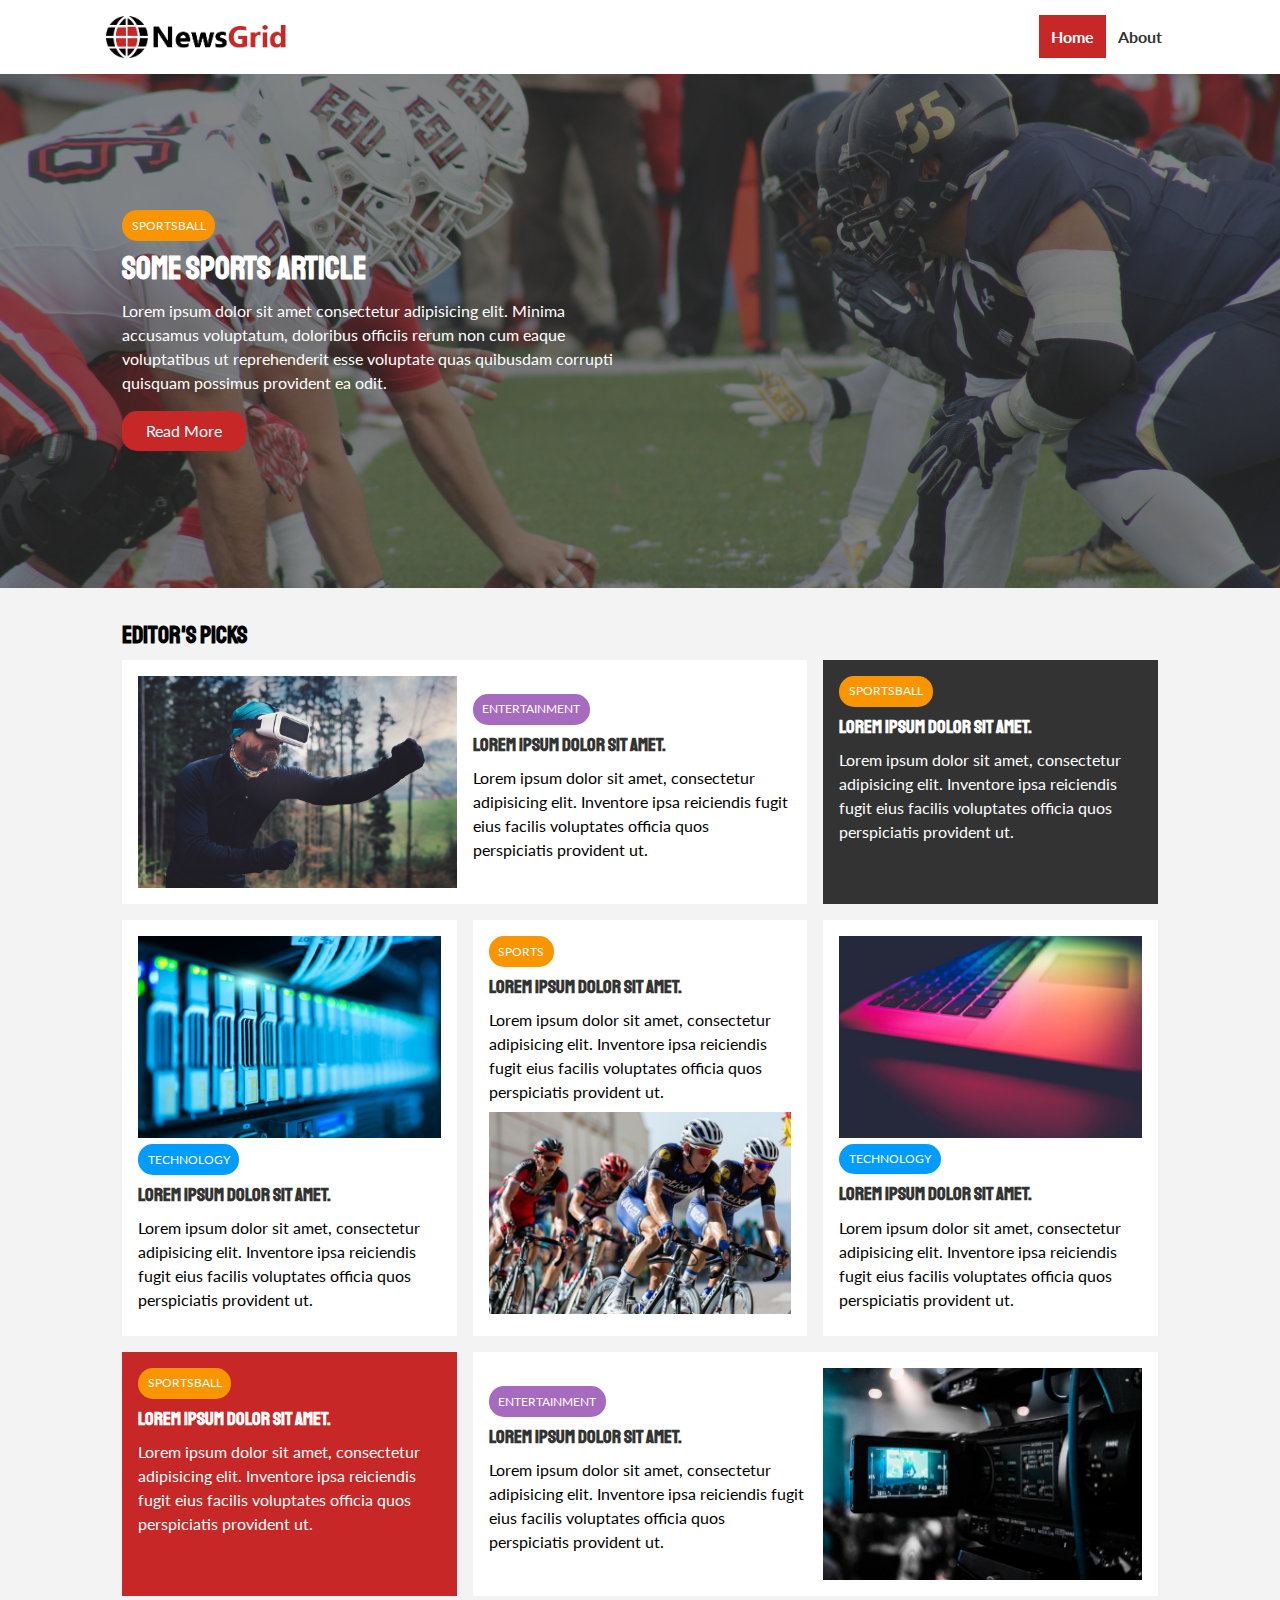
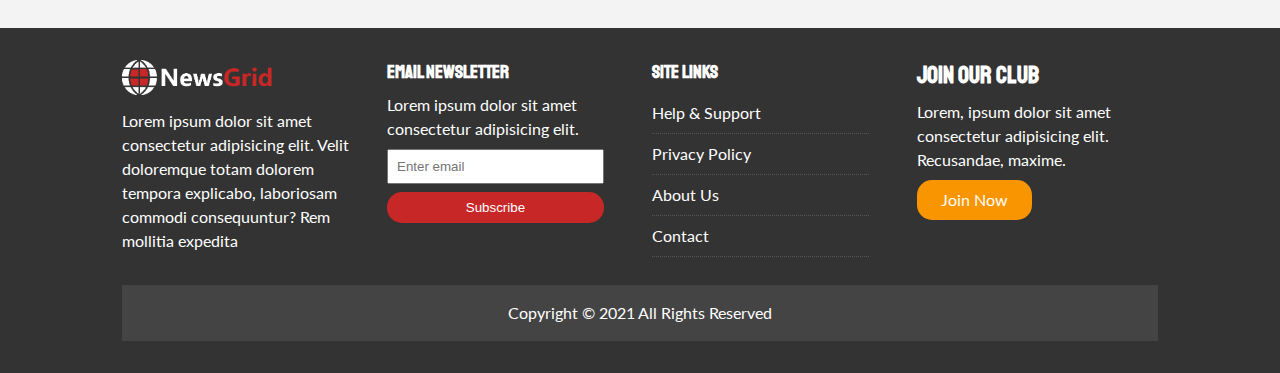
<file: index.html>
<!DOCTYPE html>
<html lang="en">
  <head>
    <meta charset="UTF-8" />
    <meta http-equiv="X-UA-Compatible" content="IE=edge" />
    <meta name="viewport" content="width=device-width, initial-scale=1.0" />
    <link
      rel="stylesheet"
      href="https://cdnjs.cloudflare.com/ajax/libs/font-awesome/5.15.3/css/all.min.css"
      integrity="sha512-iBBXm8fW90+nuLcSKlbmrPcLa0OT92xO1BIsZ+ywDWZCvqsWgccV3gFoRBv0z+8dLJgyAHIhR35VZc2oM/gI1w=="
      crossorigin="anonymous"
    />
    <link rel="preconnect" href="https://fonts.gstatic.com" />
    <link
      href="https://fonts.googleapis.com/css2?family=Lato:wght@300&family=Staatliches&display=swap"
      rel="stylesheet"
    />
    <link rel="stylesheet" href="css/style.css" />
    <link
      rel="stylesheet"
      media="screen and (max-width: 768px)"
      href="css/mobile.css"
    />
    <link rel="shortcut icon" type="image/x-icon" href="favicon.ico" />

    <title>NewsGrid | Latest Sporstball News</title>
  </head>
  <body>
    <nav id="main-nav">
      <div class="container">
        <img src="img/logo.png" alt="NewsGrid" class="logo" />
        <div class="social">
          <a href="http://facebook.com" target="_blank"
            ><i class="fab fa-facebook fa-2x"></i
          ></a>
          <a href="http://twitter.com" target="_blank"
            ><i class="fab fa-twitter fa-2x"></i
          ></a>
          <a href="http://instagram.com" target="_blank"
            ><i class="fab fa-instagram fa-2x"></i
          ></a>
          <a href="http://youtube.com" target="_blank"
            ><i class="fab fa-youtube fa-2x"></i
          ></a>
        </div>
        <ul>
          <li><a href="index.html" class="current">Home</a></li>
          <li><a href="about.html">About</a></li>
        </ul>
      </div>
    </nav>

    <!-- showcase -->

    <header id="showcase">
      <div class="container">
        <div class="showcase-container">
          <div class="showcase-content">
            <div class="category category-sports">SportsBall</div>
            <h1>Some Sports Article</h1>
            <p>
              Lorem ipsum dolor sit amet consectetur adipisicing elit. Minima
              accusamus voluptatum, doloribus officiis rerum non cum eaque
              voluptatibus ut reprehenderit esse voluptate quas quibusdam
              corrupti quisquam possimus provident ea odit.
            </p>
            <a href="article.html" class="btn btn-primary">Read More</a>
          </div>
        </div>
      </div>
    </header>

    <!-- Home Articles -->

    <section id="home-articles" class="py-2">
      <div class="container">
        <h2>Editor's Picks</h2>
        <div class="articles-container">
          <article class="card">
            <img src="img/articles/ent1.jpg" alt="VR goggles Man" />
            <div>
              <div class="category category-ent">Entertainment</div>
              <h3>
                <a href="article.html">Lorem ipsum dolor sit amet.</a>
              </h3>
              <p>
                Lorem ipsum dolor sit amet, consectetur adipisicing elit.
                Inventore ipsa reiciendis fugit eius facilis voluptates officia
                quos perspiciatis provident ut.
              </p>
            </div>
          </article>
          <article class="card bg-dark">
            <div class="category category-sports">SportsBall</div>
            <h3>
              <a href="article.html">Lorem ipsum dolor sit amet.</a>
            </h3>
            <p>
              Lorem ipsum dolor sit amet, consectetur adipisicing elit.
              Inventore ipsa reiciendis fugit eius facilis voluptates officia
              quos perspiciatis provident ut.
            </p>
          </article>
          <article class="card">
            <img src="img/articles/tech1.jpg" alt="Tech Stuff" />
            <div class="category category-tech">Technology</div>
            <h3>
              <a href="article.html">Lorem ipsum dolor sit amet.</a>
            </h3>
            <p>
              Lorem ipsum dolor sit amet, consectetur adipisicing elit.
              Inventore ipsa reiciendis fugit eius facilis voluptates officia
              quos perspiciatis provident ut.
            </p>
          </article>

          <article class="card">
            <div class="category category-sports">Sports</div>
            <h3>
              <a href="article.html">Lorem ipsum dolor sit amet.</a>
            </h3>
            <p>
              Lorem ipsum dolor sit amet, consectetur adipisicing elit.
              Inventore ipsa reiciendis fugit eius facilis voluptates officia
              quos perspiciatis provident ut.
            </p>
            <img src="img/articles/sports1.jpg" alt="sports Stuff" />
          </article>
          <article class="card">
            <img src="img/articles/tech2.jpg" alt="Tech Stuff" />
            <div class="category category-tech">Technology</div>
            <h3>
              <a href="article.html">Lorem ipsum dolor sit amet.</a>
            </h3>
            <p>
              Lorem ipsum dolor sit amet, consectetur adipisicing elit.
              Inventore ipsa reiciendis fugit eius facilis voluptates officia
              quos perspiciatis provident ut.
            </p>
          </article>
          <article class="card bg-primary">
            <div class="category category-sports">SportsBall</div>
            <h3>
              <a href="article.html">Lorem ipsum dolor sit amet.</a>
            </h3>
            <p>
              Lorem ipsum dolor sit amet, consectetur adipisicing elit.
              Inventore ipsa reiciendis fugit eius facilis voluptates officia
              quos perspiciatis provident ut.
            </p>
          </article>
          <article class="card">
            <div>
              <div class="category category-ent">Entertainment</div>
              <h3>
                <a href="article.html">Lorem ipsum dolor sit amet.</a>
              </h3>
              <p>
                Lorem ipsum dolor sit amet, consectetur adipisicing elit.
                Inventore ipsa reiciendis fugit eius facilis voluptates officia
                quos perspiciatis provident ut.
              </p>
            </div>
            <img src="img/articles/ent2.jpg" alt="movie camera" />
          </article>
        </div>
      </div>
    </section>

    <!-- footer -->
    <footer id="main-footer" class="py-2">
      <div class="container footer-container">
        <div>
          <img src="img/logo_light.png" alt="logo" />
          <p>
            Lorem ipsum dolor sit amet consectetur adipisicing elit. Velit
            doloremque totam dolorem tempora explicabo, laboriosam commodi
            consequuntur? Rem mollitia expedita
          </p>
        </div>
       <div>
         <h3>Email Newsletter</h3>
         <p>Lorem ipsum dolor sit amet consectetur adipisicing elit.</p>
         <form name="contact" method="POST" data-netlify='true'>
           <input type="email" name="email" placeholder="Enter email">
           <input type="submit" value="Subscribe" class="btn btn-primary">
         </form>
       </div>
       <div>
         <h3>Site Links</h3>
         <ul class="list">
           <li><a href="#">Help & Support</a></li>
           <li><a href="#">Privacy Policy</a></li>
           <li><a href="#">About Us</a></li>
           <li><a href="#">Contact</a></li>
         </ul>
       </div>
       <div>
         <h2>Join our Club</h2>
         <p>Lorem, ipsum dolor sit amet consectetur adipisicing elit. Recusandae, maxime.</p>
         <a href="#" class="btn btn-secondary">Join Now</a>
       </div>
       <div>
         <p>Copyright &copy; 2021 All Rights Reserved</p>
       </div>

      </div>
    </footer>
  </body>
</html>
</file>
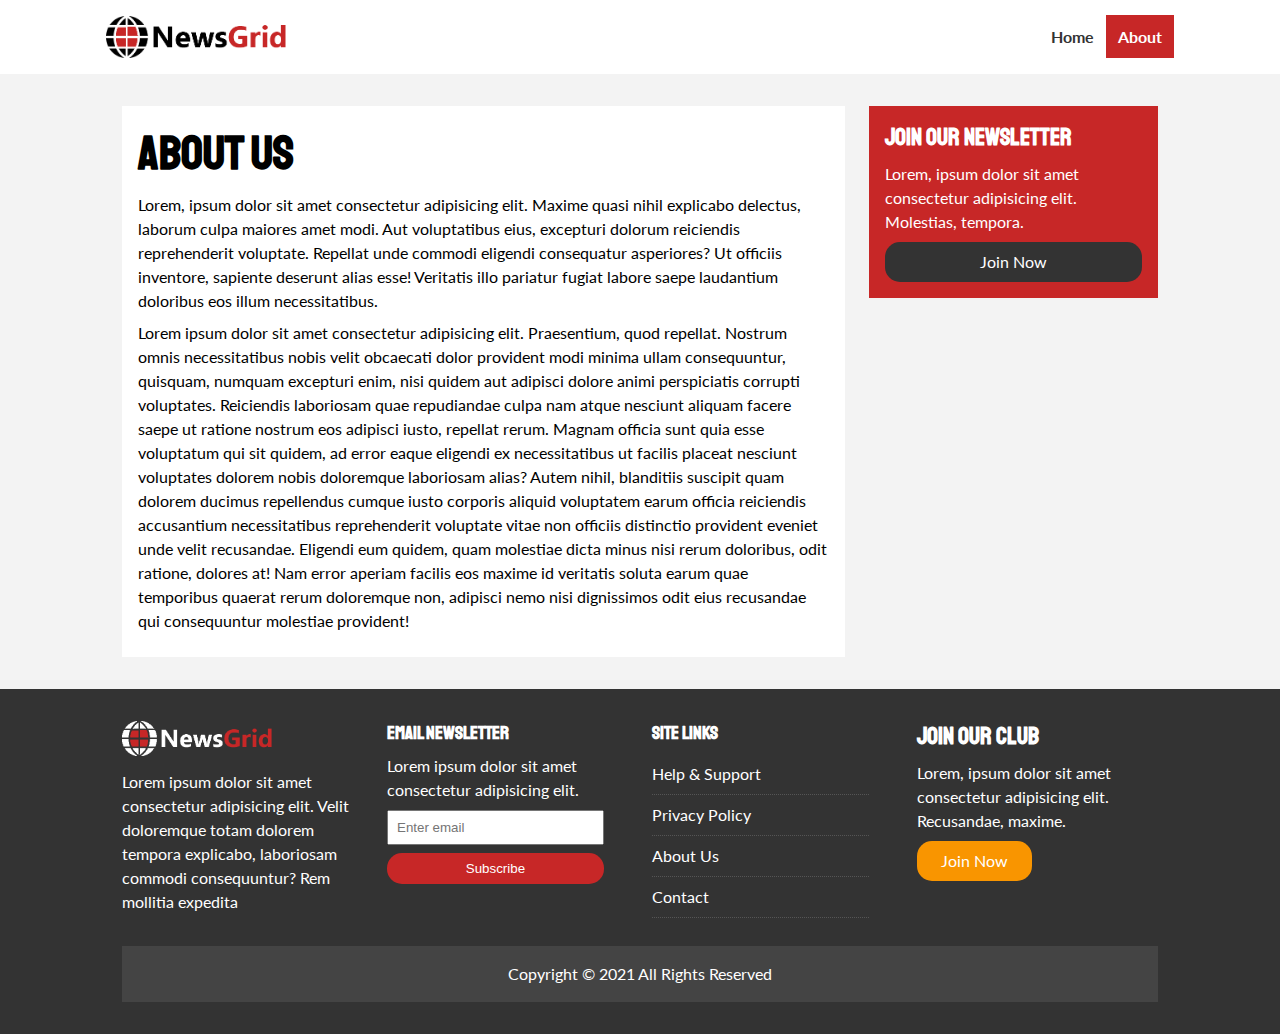
<file: about.html>
<!DOCTYPE html>
<html lang="en">
  <head>
    <meta charset="UTF-8" />
    <meta http-equiv="X-UA-Compatible" content="IE=edge" />
    <meta name="viewport" content="width=device-width, initial-scale=1.0" />
    <link
      rel="stylesheet"
      href="https://cdnjs.cloudflare.com/ajax/libs/font-awesome/5.15.3/css/all.min.css"
      integrity="sha512-iBBXm8fW90+nuLcSKlbmrPcLa0OT92xO1BIsZ+ywDWZCvqsWgccV3gFoRBv0z+8dLJgyAHIhR35VZc2oM/gI1w=="
      crossorigin="anonymous"
    />
    <link rel="preconnect" href="https://fonts.gstatic.com" />
    <link
      href="https://fonts.googleapis.com/css2?family=Lato:wght@300&family=Staatliches&display=swap"
      rel="stylesheet"
    />
    <link rel="stylesheet" href="css/style.css" />
    <link
      rel="stylesheet"
      media="screen and (max-width: 768px)"
      href="css/mobile.css"
    />
    <link rel="shortcut icon" type="image/x-icon" href="favicon.ico" />

    <title>About</title>
  </head>
  <body>
    <nav id="main-nav">
      <div class="container">
        <img src="img/logo.png" alt="NewsGrid" class="logo" />
        <div class="social">
          <a href="http://facebook.com" target="_blank"
            ><i class="fab fa-facebook fa-2x"></i
          ></a>
          <a href="http://twitter.com" target="_blank"
            ><i class="fab fa-twitter fa-2x"></i
          ></a>
          <a href="http://instagram.com" target="_blank"
            ><i class="fab fa-instagram fa-2x"></i
          ></a>
          <a href="http://youtube.com" target="_blank"
            ><i class="fab fa-youtube fa-2x"></i
          ></a>
        </div>
        <ul>
          <li><a href="index.html">Home</a></li>
          <li><a href="about.html" class="current">About</a></li>
        </ul>
      </div>
    </nav>

    <!-- about -->
    <section id="about">
      <div class="container">
        <div class="page-container">
          <article class="card">
            <h1 class="l-heading">About us</h1>
            <p>
              Lorem, ipsum dolor sit amet consectetur adipisicing elit. Maxime
              quasi nihil explicabo delectus, laborum culpa maiores amet modi.
              Aut voluptatibus eius, excepturi dolorum reiciendis reprehenderit
              voluptate. Repellat unde commodi eligendi consequatur asperiores?
              Ut officiis inventore, sapiente deserunt alias esse! Veritatis
              illo pariatur fugiat labore saepe laudantium doloribus eos illum
              necessitatibus.
            </p>
            <p>
              Lorem ipsum dolor sit amet consectetur adipisicing elit.
              Praesentium, quod repellat. Nostrum omnis necessitatibus nobis
              velit obcaecati dolor provident modi minima ullam consequuntur,
              quisquam, numquam excepturi enim, nisi quidem aut adipisci dolore
              animi perspiciatis corrupti voluptates. Reiciendis laboriosam quae
              repudiandae culpa nam atque nesciunt aliquam facere saepe ut
              ratione nostrum eos adipisci iusto, repellat rerum. Magnam officia
              sunt quia esse voluptatum qui sit quidem, ad error eaque eligendi
              ex necessitatibus ut facilis placeat nesciunt voluptates dolorem
              nobis doloremque laboriosam alias? Autem nihil, blanditiis
              suscipit quam dolorem ducimus repellendus cumque iusto corporis
              aliquid voluptatem earum officia reiciendis accusantium
              necessitatibus reprehenderit voluptate vitae non officiis
              distinctio provident eveniet unde velit recusandae. Eligendi eum
              quidem, quam molestiae dicta minus nisi rerum doloribus, odit
              ratione, dolores at! Nam error aperiam facilis eos maxime id
              veritatis soluta earum quae temporibus quaerat rerum doloremque
              non, adipisci nemo nisi dignissimos odit eius recusandae qui
              consequuntur molestiae provident!
            </p>
          </article>
          <aside class="card bg-primary">
              <h2>Join our Newsletter</h2>
              <p>Lorem, ipsum dolor sit amet consectetur adipisicing elit. Molestias, tempora.</p>
              <a href="#" class="btn btn-dark btn-block">Join Now</a>
          </aside>
        </div>
      </div>
    </section>

    <!-- footer -->
    <footer id="main-footer" class="py-2">
      <div class="container footer-container">
        <div>
          <img src="img/logo_light.png" alt="logo" />
          <p>
            Lorem ipsum dolor sit amet consectetur adipisicing elit. Velit
            doloremque totam dolorem tempora explicabo, laboriosam commodi
            consequuntur? Rem mollitia expedita
          </p>
        </div>
        <div>
          <h3>Email Newsletter</h3>
          <p>Lorem ipsum dolor sit amet consectetur adipisicing elit.</p>
          <form name="contact" method="POST" data-netlify='true'>
            <input type="email" name="email" placeholder="Enter email">
            <input type="submit" value="Subscribe" class="btn btn-primary">
          </form>
        </div>
        <div>
          <h3>Site Links</h3>
          <ul class="list">
            <li><a href="#">Help & Support</a></li>
            <li><a href="#">Privacy Policy</a></li>
            <li><a href="#">About Us</a></li>
            <li><a href="#">Contact</a></li>
          </ul>
        </div>
        <div>
          <h2>Join our Club</h2>
          <p>
            Lorem, ipsum dolor sit amet consectetur adipisicing elit.
            Recusandae, maxime.
          </p>
          <a href="#" class="btn btn-secondary">Join Now</a>
        </div>
        <div>
          <p>Copyright &copy; 2021 All Rights Reserved</p>
        </div>
      </div>
    </footer>
  </body>
</html>
</file>
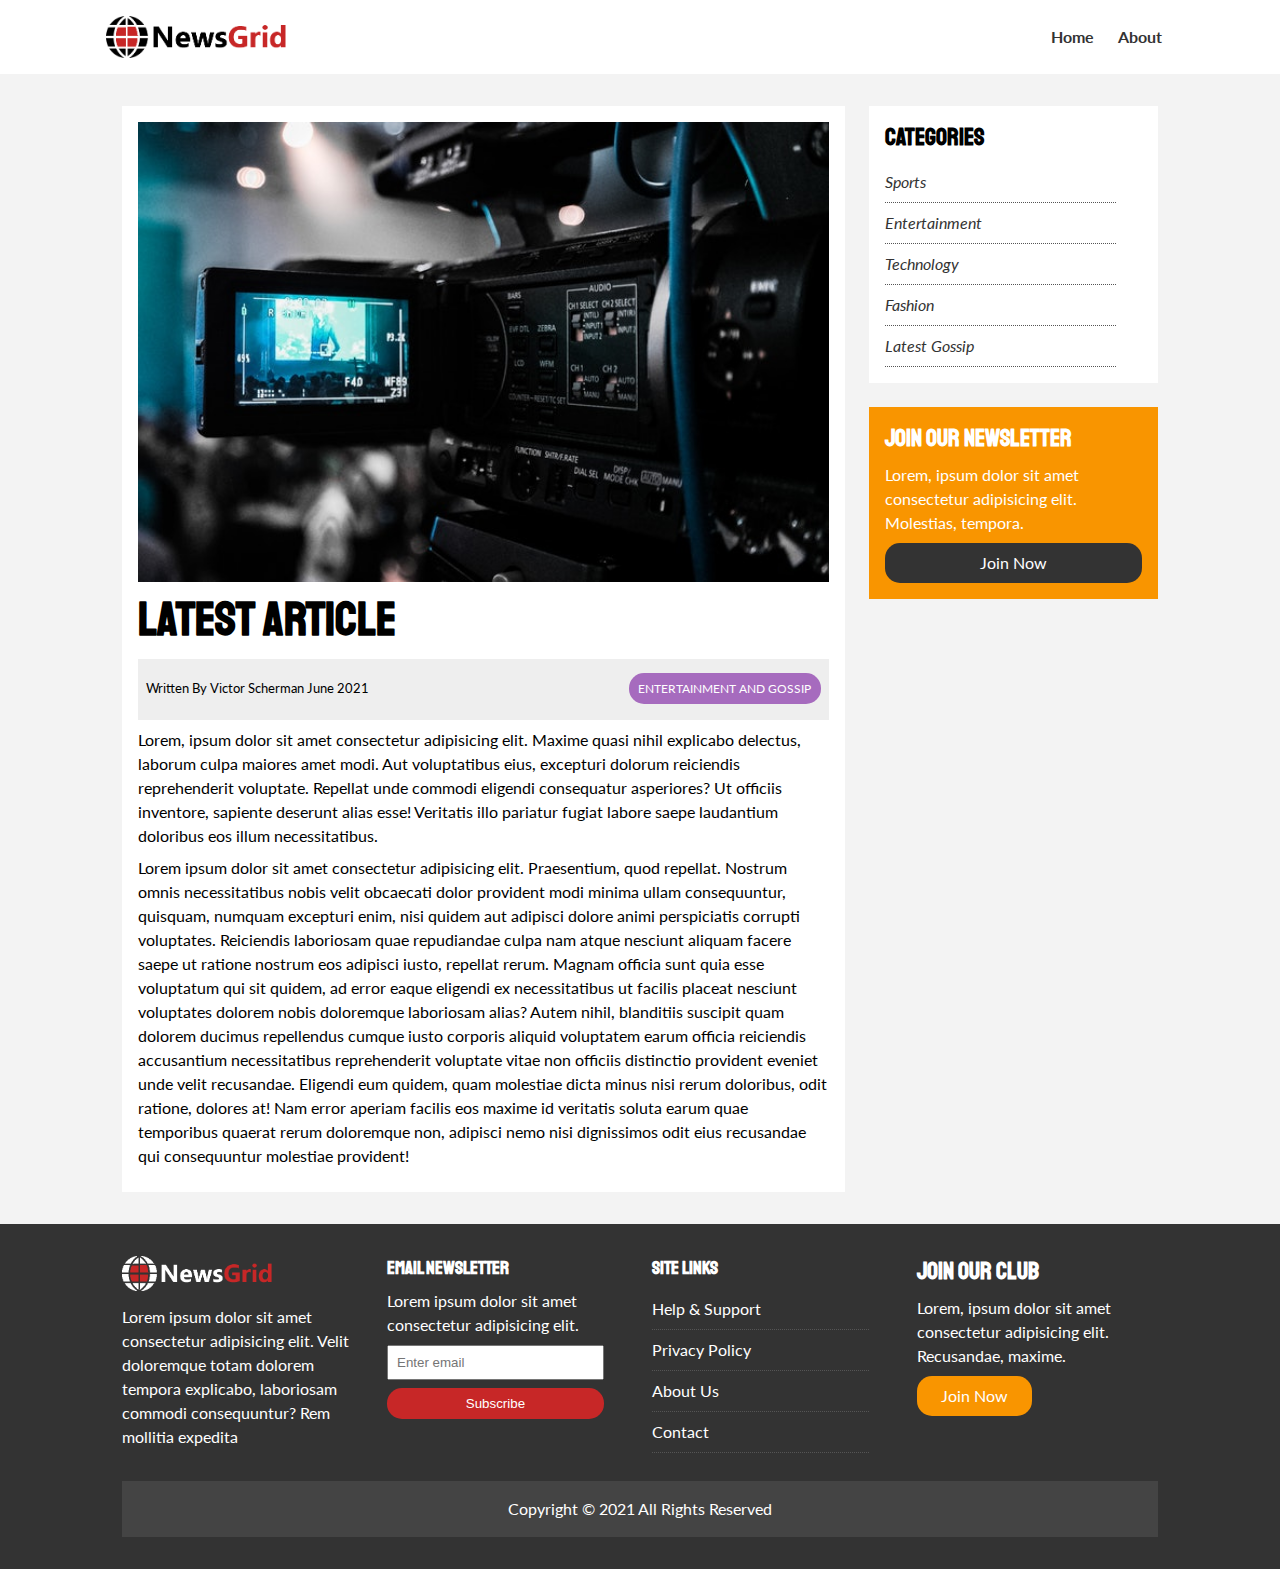
<file: article.html>
<!DOCTYPE html>
<html lang="en">
  <head>
    <meta charset="UTF-8" />
    <meta http-equiv="X-UA-Compatible" content="IE=edge" />
    <meta name="viewport" content="width=device-width, initial-scale=1.0" />
    <link
      rel="stylesheet"
      href="https://cdnjs.cloudflare.com/ajax/libs/font-awesome/5.15.3/css/all.min.css"
      integrity="sha512-iBBXm8fW90+nuLcSKlbmrPcLa0OT92xO1BIsZ+ywDWZCvqsWgccV3gFoRBv0z+8dLJgyAHIhR35VZc2oM/gI1w=="
      crossorigin="anonymous"
    />
    <link rel="preconnect" href="https://fonts.gstatic.com" />
    <link
      href="https://fonts.googleapis.com/css2?family=Lato:wght@300&family=Staatliches&display=swap"
      rel="stylesheet"
    />
    <link rel="stylesheet" href="css/style.css" />
    <link
      rel="stylesheet"
      media="screen and (max-width: 768px)"
      href="css/mobile.css"
    />
    <link rel="shortcut icon" type="image/x-icon" href="favicon.ico" />

    <title>Latest Article</title>
  </head>
  <body>
    <nav id="main-nav">
      <div class="container">
        <img src="img/logo.png" alt="NewsGrid" class="logo" />
        <div class="social">
          <a href="http://facebook.com" target="_blank"
            ><i class="fab fa-facebook fa-2x"></i
          ></a>
          <a href="http://twitter.com" target="_blank"
            ><i class="fab fa-twitter fa-2x"></i
          ></a>
          <a href="http://instagram.com" target="_blank"
            ><i class="fab fa-instagram fa-2x"></i
          ></a>
          <a href="http://youtube.com" target="_blank"
            ><i class="fab fa-youtube fa-2x"></i
          ></a>
        </div>
        <ul>
          <li><a href="index.html">Home</a></li>
          <li><a href="about.html">About</a></li>
        </ul>
      </div>
    </nav>

    <!-- about -->
    <section id="article">
      <div class="container">
        <div class="page-container">
          <article class="card">
            <img src="img/articles/ent2.jpg" alt="Camera" />
            <h1 class="l-heading">Latest Article</h1>
            <div class="meta">
              <small>
                <i class="fas fa-user"></i> Written By Victor Scherman June 2021
              </small>
              <div class="category category-ent">Entertainment and Gossip</div>
            </div>
            <p>
              Lorem, ipsum dolor sit amet consectetur adipisicing elit. Maxime
              quasi nihil explicabo delectus, laborum culpa maiores amet modi.
              Aut voluptatibus eius, excepturi dolorum reiciendis reprehenderit
              voluptate. Repellat unde commodi eligendi consequatur asperiores?
              Ut officiis inventore, sapiente deserunt alias esse! Veritatis
              illo pariatur fugiat labore saepe laudantium doloribus eos illum
              necessitatibus.
            </p>
            <p>
              Lorem ipsum dolor sit amet consectetur adipisicing elit.
              Praesentium, quod repellat. Nostrum omnis necessitatibus nobis
              velit obcaecati dolor provident modi minima ullam consequuntur,
              quisquam, numquam excepturi enim, nisi quidem aut adipisci dolore
              animi perspiciatis corrupti voluptates. Reiciendis laboriosam quae
              repudiandae culpa nam atque nesciunt aliquam facere saepe ut
              ratione nostrum eos adipisci iusto, repellat rerum. Magnam officia
              sunt quia esse voluptatum qui sit quidem, ad error eaque eligendi
              ex necessitatibus ut facilis placeat nesciunt voluptates dolorem
              nobis doloremque laboriosam alias? Autem nihil, blanditiis
              suscipit quam dolorem ducimus repellendus cumque iusto corporis
              aliquid voluptatem earum officia reiciendis accusantium
              necessitatibus reprehenderit voluptate vitae non officiis
              distinctio provident eveniet unde velit recusandae. Eligendi eum
              quidem, quam molestiae dicta minus nisi rerum doloribus, odit
              ratione, dolores at! Nam error aperiam facilis eos maxime id
              veritatis soluta earum quae temporibus quaerat rerum doloremque
              non, adipisci nemo nisi dignissimos odit eius recusandae qui
              consequuntur molestiae provident!
            </p>
          </article>

          <aside id="categories" class="card">
            <h2>Categories</h2>
            <ul class="list">
              <li>
                <a href="#"><i class="fas fa-chevron-right"> Sports </i> </a>
              </li>
              <li>
                <a href="#"
                  ><i class="fas fa-chevron-right"> Entertainment </i>
                </a>
              </li>
              <li>
                <a href="#"
                  ><i class="fas fa-chevron-right"> Technology </i>
                </a>
              </li>
              <li>
                <a href="#"><i class="fas fa-chevron-right"> Fashion </i> </a>
              </li>
              <li>
                <a href="#"
                  ><i class="fas fa-chevron-right"> Latest Gossip </i>
                </a>
              </li>
            </ul>
          </aside>
          <aside class="card bg-secondary">
            <h2>Join our Newsletter</h2>
            <p>
              Lorem, ipsum dolor sit amet consectetur adipisicing elit.
              Molestias, tempora.
            </p>
            <a href="#" class="btn btn-dark btn-block">Join Now</a>
          </aside>
        </div>
      </div>
    </section>

    <!-- footer -->
    <footer id="main-footer" class="py-2">
      <div class="container footer-container">
        <div>
          <img src="img/logo_light.png" alt="logo" />
          <p>
            Lorem ipsum dolor sit amet consectetur adipisicing elit. Velit
            doloremque totam dolorem tempora explicabo, laboriosam commodi
            consequuntur? Rem mollitia expedita
          </p>
        </div>
        <div>
          <h3>Email Newsletter</h3>
          <p>Lorem ipsum dolor sit amet consectetur adipisicing elit.</p>
          <form name="contact" method="POST" data-netlify='true'>
            <input type="email" name="email" placeholder="Enter email">
            <input type="submit" value="Subscribe" class="btn btn-primary">
          </form>
        </div>
        <div>
          <h3>Site Links</h3>
          <ul class="list">
            <li><a href="#">Help & Support</a></li>
            <li><a href="#">Privacy Policy</a></li>
            <li><a href="#">About Us</a></li>
            <li><a href="#">Contact</a></li>
          </ul>
        </div>
        <div>
          <h2>Join our Club</h2>
          <p>
            Lorem, ipsum dolor sit amet consectetur adipisicing elit.
            Recusandae, maxime.
          </p>
          <a href="#" class="btn btn-secondary">Join Now</a>
        </div>
        <div>
          <p>Copyright &copy; 2021 All Rights Reserved</p>
        </div>
      </div>
    </footer>
  </body>
</html>
</file>
<file: css/style.css>
:root{
    --primary-color:#c72727;
    --secondary-color: #f99500;
    --light-color: #f3f3f3;
    --dark-color: #333;
    --max-width: 1100px;
}

.category{
    --sports-color: #f99500;
    --ent-color: #a66bbe;
    --tech-color: #009cff;
}

*{
    margin:0;
    padding:0;
    box-sizing: border-box
}

body{
    font-family: 'Lato', sans-serif;
    line-height: 1.5;
    background: var(--light-color)
}

a{
    color: #333;
    text-decoration:none;
}

#main-nav .container  .social a i:hover{
    opacity: 0.9
}

ul{
    list-style: none;
}

p{
    margin: .5rem 0
}

img{
    width: 100%;
}

h1, h2, h3, h4, h5, h6{
    font-family: 'Staatliches', cursive;
    margin-bottom: .55rem;
    line-height: 1.3;
}

/* Utility */

.container{
    max-width: var(--max-width);
    margin: auto;
    padding: 0 2rem;
    overflow: hidden;
}

.category{
    display: inline-block;
    color: #fff;
    font-size: 0.75rem;
    text-transform: uppercase;
    padding: 0.4rem 0.6rem;
    border-radius: 15px;
    margin-bottom: 0.5rem;

}

.category-sports{ background: var(--sports-color)}
.category-ent{ background: var(--ent-color)}
.category-tech{ background: var(--tech-color)}

.btn{
    display:inline-block;
    border: none;
    background: var(--dark-color);
    color: #fff;
    padding: 0.5rem 1.5rem;
    border-radius: 15px;
}

.btn-light {background: var(--light-color)}
.btn-primary {background: var(--primary-color)}
.btn-secondary {background: var(--secondary-color)}

.btn-block{
    display:block;
    width: 100%;
    text-align: center;
}

.btn:hover{
    opacity: 0.9;
}

.card{
    background: #fff;
    padding: 1rem;
}

.bg-dark{
    background: var(--dark-color);
    color: #fff;
}
.bg-primary{
    background: var(--primary-color);
    color: #fff;
}
.bg-secondary{
    background: var(--secondary-color);
    color: #fff;
}

.bg-dark h1,
.bg-dark h2,
.bg-dark h3,
.bg-dark a,
.bg-primary h1,
.bg-primary h2,
.bg-primary h3,
.bg-primary a,
.bg-secondary h1,
.bg-secondary h2,
.bg-secondary h3,
.bg-secondary a{
color: #fff;
}


.py-1{ padding: 1.5rem 0}
.py-2{ padding: 2rem 0}
.py-3{ padding: 3rem 0}
.p-1{padding: 1.5rem}
.p-2{padding: 2rem}
.p-3{padding: 3rem}

.l-heading{
    font-size: 3rem;
}

.list li{
    padding: .5rem 0;
    border-bottom: #555 dotted 1px;
    width: 90%;
}

.list li a:hover{
    color: var(--primary-color) !important;
}
/* Inner page grid container */
.page-container{
    display: grid;
    grid-template-columns: 5fr 2fr;
    margin: 2rem 0;
    grid-gap: 1.5rem;
}

.page-container > *:first-child{
    grid-row: 1 /span 3
}

/* Navigation */

#main-nav{
    background: #fff;
    position: sticky;
    top:0;
    z-index: 2;
}

#main-nav .container{
    display: grid;
    grid-template-columns: 6fr 3fr 2fr;
    padding: 1rem;
    align-items: center;
}

#main-nav .logo{
    width: 180px;
}

#main-nav ul {
    justify-self: end;
    display: flex;

}

#main-nav ul li a{
    padding: 0.75rem;
    font-weight: bold;
}

#main-nav ul li a.current{
    background: var(--primary-color);
    color: #fff
}

#main-nav ul li a:hover{
    background: var(--light-color);
    color: var(--dark-color);
}

#main-nav .social{
    justify-self: center;
}

#main-nav .social i{
    color: #777;
    margin-right: .5rem;
}


/* Showcase */
#showcase{
    color: #fff;
    background: #333;
    padding: 2rem;
    position: relative;
}

#showcase:before{
    content:'';
    background: url('../img/featured.jpg') no-repeat center center/cover;
    position:absolute;
    top:0;
    left:0;
    width: 100%;
    height: 100%;
    opacity: 0.4;
    
}

#showcase .showcase-container{
    display:grid;
    grid-template-columns: repeat(2, 1fr);
    justify-content: center;
    align-items: center;
    height: 50vh;
}

#showcase .showcase-content{
    z-index: 1;
}

#showcase .showcase-content p{
    margin-bottom: 1rem;
}

/* Home Articles */

#home-articles .articles-container{
    display: grid;
    grid-template-columns: repeat(3, 1fr);
    grid-gap: 1rem;
}

#home-articles .articles-container > *:first-child,
#home-articles .articles-container > *:last-child{
    display: grid;
    grid-template-columns: repeat(2, 1fr);
    grid-gap: 1rem;
    align-items: center;
    grid-column: 1 /span 2;
}

#home-articles .articles-container > *:last-child{
    grid-column: 2 /span 2
}

/* Article */

#article .meta{
    display: flex;
    justify-content: space-between;
    align-items: center;
    background: #eee;
    padding: 0.5rem
}

#article .meta .category{
    margin-top: 0.4rem;
}

/* Footer */

#main-footer{
    background: var(--dark-color);
    color: #fff
}

#main-footer img{
    width: 150px;
}

#main-footer a{
    color: #fff
}

#main-footer .footer-container{
    display:grid;
    grid-template-columns: repeat(4,1fr);
    grid-gap: 1.5rem
}

#main-footer .footer-container > *:last-child{
    background: #444;
    grid-column: 1 /span 4;
    padding: .5rem;
    text-align: center;
}

#main-footer .footer-container input[type='email']{
    width: 90%;
    padding: 0.5rem;
    margin-bottom: 0.5rem;
}

#main-footer .footer-container input[type='submit']{
    width: 90%;
}
</file>
<file: css/mobile.css>
/* Navigation */
#main-nav .social{
    display:none;
}

#main-nav .container{
    grid-template-columns: 1fr;
    grid-gap: 1.2rem;
}

#main-nav ul,
#main-nav .logo{
    justify-self:center;
}

#main-nav ul li a{
    padding: 0.5rem
}


#home-articles .articles-container{
    grid-template-columns: repeat(2, 1fr);
}

#home-articles .articles-container > *:first-child,
#home-articles .articles-container > *:last-child{
    grid-template-columns: 1fr;
    grid-column: 1;
}
/* For Phones */
@media(max-width: 600px){
    /* Stack grid Items */
    #showcase .showcase-container,
    #home-articles .articles-container,
    #main-footer .footer-container
   {
        grid-template-columns:1fr;
    }
    #main-footer .footer-container >*:last-child{
        grid-column: 1
    }

    #main-footer .footer-container > *:first-child,
    #main-footer .footer-container > *:nth-child(2){
        border-bottom: #444 dotted 1px;
        padding-bottom: 1rem;
    }

    /* about page */

    .page-container{
        grid-template-columns: 1fr;
        text-align:center;
    }

    .page-container >*:first-child{
        grid-row: 1;
    }

    .l-heading{
        font-size: 2rem;
    }


}
</file>
